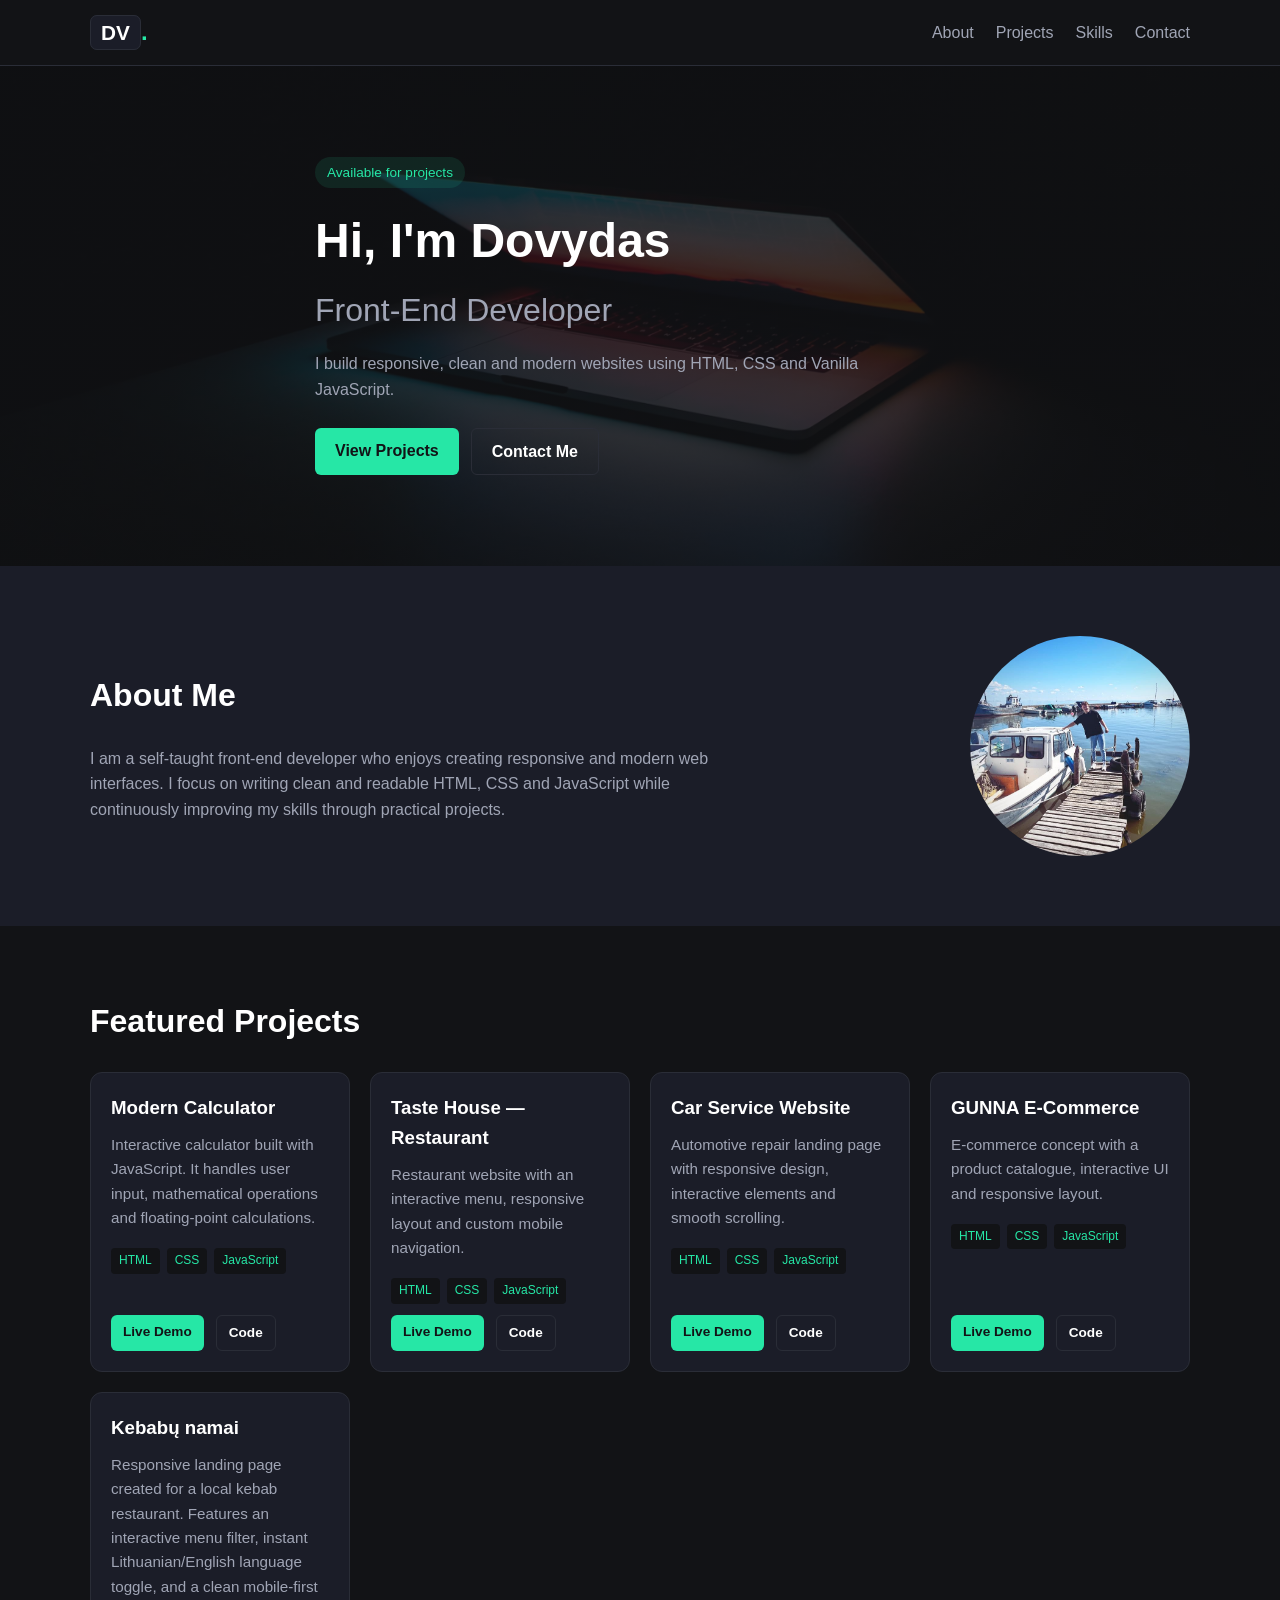
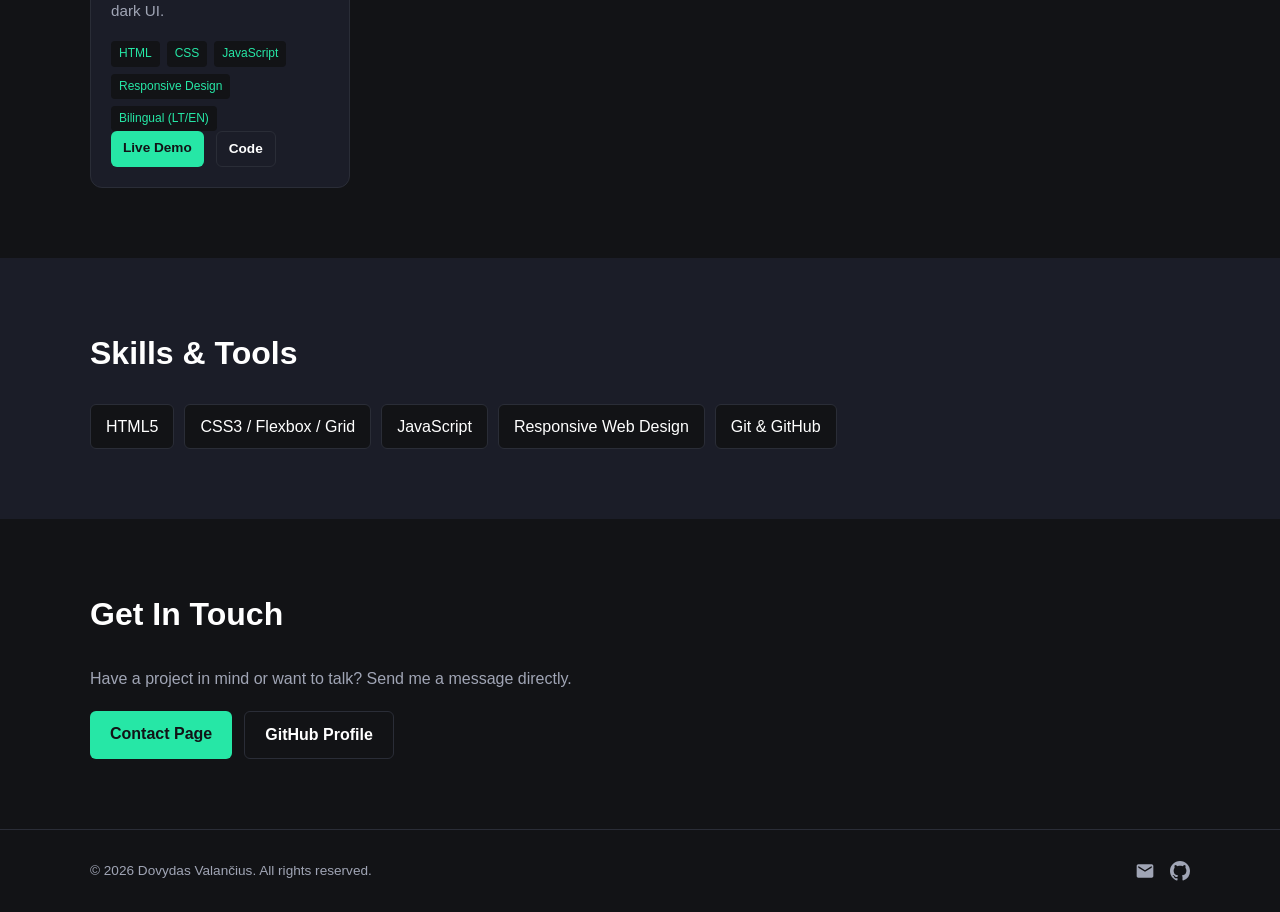
<file: index.html>
<!DOCTYPE html>
<html lang="en">
<head>
    <meta charset="UTF-8">
    <meta name="viewport" content="width=device-width, initial-scale=1.0">
    <meta name="author" content="Dovydas Valančius">
    <meta name="description" content="Dovydas Valančius - Front-End Developer">
    <title>Dovydas Valančius | Front-End Developer</title>
    <link rel="icon" href="webdove.png" type="image/png">
    <link rel="stylesheet" href="styles.css">
</head>
<body>

<header class="header">
    <div class="container nav-container">
        <a href="index.html" class="logo">
            <span>DV</span><strong>.</strong>
        </a>

        
        <button class="burger-btn" aria-label="Toggle menu">
            <span></span>
            <span></span>
            <span></span>
        </button>

        
        <nav class="nav-menu">
            <a href="#about">About</a>
            <a href="#projects">Projects</a>
            <a href="#skills">Skills</a>
            <a href="contact.html">Contact</a>
        </nav>
    </div>
</header>

<main>
    <section class="hero">
        <div class="container hero-content">
            <span class="status">Available for projects</span>
            <h1>Hi, I'm Dovydas</h1>
            <h2>Front-End Developer</h2>
            <p>
                I build responsive, clean and modern websites using
                HTML, CSS and Vanilla JavaScript.
            </p>
            <div class="buttons">
                <a href="#projects" class="button primary">
                    View Projects
                </a>
                <a href="contact.html" class="button secondary">
                    Contact Me
                </a>
            </div>
        </div>
    </section>

    <section id="about" class="about">
        <div class="container about-content">
            <div>
                <h2>About Me</h2>
                <p>
                    I am a self-taught front-end developer who enjoys
                    creating responsive and modern web interfaces.
                    I focus on writing clean and readable HTML, CSS
                    and JavaScript while continuously improving my skills
                    through practical projects.
                </p>
            </div>
            <img src="profile_pic.jpg" alt="Dovydas Valančius" class="profile-image">
        </div>
    </section>

    <section id="projects">
        <div class="container">
            <h2>Featured Projects</h2>
            <div class="projects">
                <article class="project">
                    <div>
                        <h3>Modern Calculator</h3>
                        <p>
                            Interactive calculator built with JavaScript.
                            It handles user input, mathematical operations
                            and floating-point calculations.
                        </p>
                        <div class="tags">
                            <span>HTML</span>
                            <span>CSS</span>
                            <span>JavaScript</span>
                        </div>
                    </div>
                    <div class="project-buttons">
                        <a href="https://dovydas333.github.io/Calculator/" target="_blank" rel="noopener noreferrer" class="button small primary">
                            Live Demo
                        </a>
                        <a href="https://github.com/Dovydas333/Calculator" target="_blank" rel="noopener noreferrer" class="button small secondary">
                            Code
                        </a>
                    </div>
                </article>

                <article class="project">
                    <div>
                        <h3>Taste House — Restaurant</h3>
                        <p>
                            Restaurant website with an interactive menu,
                            responsive layout and custom mobile navigation.
                        </p>
                        <div class="tags">
                            <span>HTML</span>
                            <span>CSS</span>
                            <span>JavaScript</span>
                        </div>
                    </div>
                    <div class="project-buttons">
                        <a href="https://dovydas333.github.io/Restaurant-Page/" target="_blank" rel="noopener noreferrer" class="button small primary">
                            Live Demo
                        </a>
                        <a href="https://github.com/Dovydas333/Restaurant-Page" target="_blank" rel="noopener noreferrer" class="button small secondary">
                            Code
                        </a>
                    </div>
                </article>

                <article class="project">
                    <div>
                        <h3>Car Service Website</h3>
                        <p>
                            Automotive repair landing page with responsive
                            design, interactive elements and smooth scrolling.
                        </p>
                        <div class="tags">
                            <span>HTML</span>
                            <span>CSS</span>
                            <span>JavaScript</span>
                        </div>
                    </div>
                    <div class="project-buttons">
                       <a href="https://dovydas333.github.io/carfix---carservice/" target="_blank" rel="noopener noreferrer" class="button small primary">
                       Live Demo
                      </a>
                      <a href="https://github.com/Dovydas333/carfix---carservice" target="_blank" rel="noopener noreferrer" class="button small secondary">
                       Code
                      </a>
                    </div>
                </article>

                <article class="project">
                    <div>
                        <h3>GUNNA E-Commerce</h3>
                        <p>
                            E-commerce concept with a product catalogue,
                            interactive UI and responsive layout.
                        </p>
                        <div class="tags">
                            <span>HTML</span>
                            <span>CSS</span>
                            <span>JavaScript</span>
                        </div>
                    </div>
                    <div class="project-buttons">
                        <a href="https://dovydas333.github.io/gunna-ecommerce/" target="_blank" rel="noopener noreferrer" class="button small primary">
                            Live Demo
                        </a>
                        <a href="https://dovydas333.github.io/gunna-ecommerce/" target="_blank" rel="noopener noreferrer" class="button small secondary">
                            Code
                        </a>
                    </div>
                </article>
                
                <article class="project">
                <div>
                    <h3>Kebabų namai</h3>
                    <p>
                        Responsive landing page created for a local kebab restaurant. Features an interactive menu filter,
                        instant Lithuanian/English language toggle, and a clean mobile-first dark UI.
                    </p>
                    <div class="tags">
                        <span>HTML</span>
                        <span>CSS</span>
                        <span>JavaScript</span>
                        <span>Responsive Design</span>
                        <span>Bilingual (LT/EN)</span>
                    </div>
                </div>
                <div class="project-buttons">
                    <a href="https://dovydas333.github.io/kebabu-namai-website/" target="_blank" rel="noopener noreferrer" class="button small primary">
                        Live Demo
                    </a>
                    <a href="https://github.com/Dovydas333/kebabu-namai-website" target="_blank" rel="noopener noreferrer" class="button small secondary">
                        Code
                    </a>
                </div>
            </article>
                
            </div>
        </div>
    </section>

    <section id="skills" class="skills">
        <div class="container">
            <h2>Skills & Tools</h2>
            <ul>
                <li>HTML5</li>
                <li>CSS3 / Flexbox / Grid</li>
                <li>JavaScript</li>
                <li>Responsive Web Design</li>
                <li>Git & GitHub</li>
            </ul>
        </div>
    </section>

    <section class="contact">
        <div class="container">
            <h2>Get In Touch</h2>
            <p>
                Have a project in mind or want to talk?
                Send me a message directly.
            </p>
            <div class="buttons">
                <a href="contact.html" class="button primary">
                    Contact Page
                </a>
                <a href="https://github.com/Dovydas333" target="_blank" rel="noopener noreferrer" class="button secondary">
                    GitHub Profile
                </a>
            </div>
        </div>
    </section>
</main>

<footer>
    <div class="container footer-content">
        <p>&copy; 2026 Dovydas Valančius. All rights reserved.</p>
        <div class="socials">
            <a href="mailto:valandovydas@gmail.com" aria-label="Email">
                <svg viewBox="0 0 24 24">
                    <path d="M20 4H4c-1.1 0-2 .9-2 2v12c0 1.1.9 2 2 2h16c1.1 0 2-.9 2-2V6c0-1.1-.9-2-2-2zm0 4-8 5-8-5V6l8 5 8-5v2z"/>
                </svg>
            </a>
            <a href="https://github.com/Dovydas333" target="_blank" rel="noopener noreferrer" aria-label="GitHub">
                <svg viewBox="0 0 24 24">
                    <path d="M12 0C5.37 0 0 5.37 0 12c0 5.31 3.435 9.795 8.205 11.385.6.105.825-.255.825-.57 0-.285-.015-1.23-.015-2.235-3.015.555-3.795-.735-4.035-1.41-.135-.345-.72-1.41-1.23-1.695-.42-.225-1.02-.78-.015-.795.945-.015 1.62.87 1.845 1.23 1.08 1.815 2.805 1.305 3.495.99.105-.78.42-1.305.765-1.605-2.67-.3-5.46-1.335-5.46-5.925 0-1.305.465-2.385 1.23-3.225-.12-.3-.54-1.53.12-3.18 0 0 1.005-.315 3.3 1.23.96-.27 1.98-.405 3-.405s2.04.135 3 .405c2.295-1.56 3.3-1.23 3.3-1.23.66 1.65.24 2.88.12 3.18.765.84 1.23 1.905 1.23 3.225 0 4.605-2.805 5.625-5.475 5.925.435.375.81 1.095.81 2.22 0 1.605-.015 2.895-.015 3.3 0 .315.225.69.825.57A12.02 12.02 0 0024 12c0-6.63-5.37-12-12-12z"/>
                </svg>
            </a>
        </div>
    </div>
</footer>

<script src="script.js"></script>
</body>
</html>
</file>
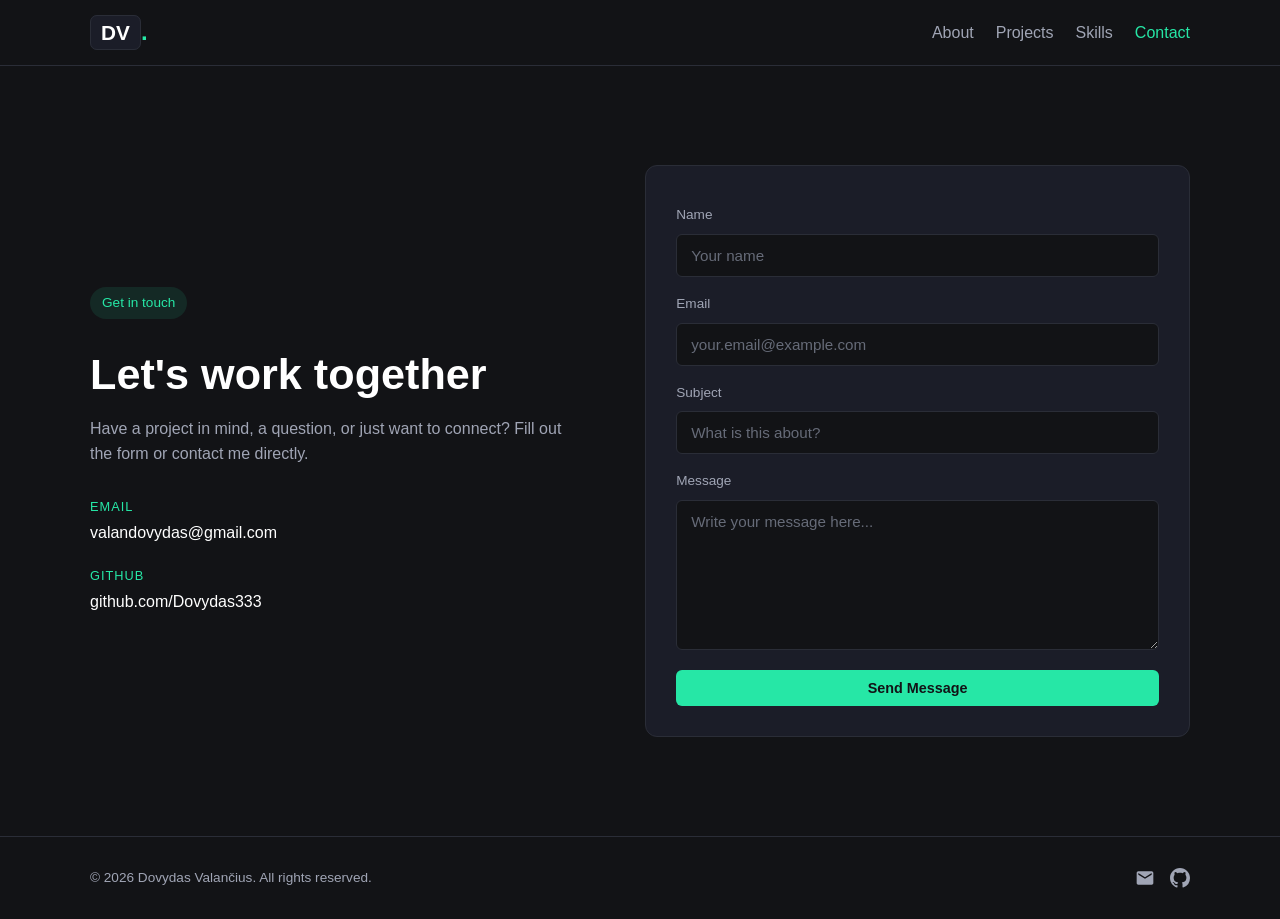
<file: contact.html>
<!DOCTYPE html>
<html lang="en">
<head>
    <meta charset="UTF-8">
    <meta name="viewport" content="width=device-width, initial-scale=1.0">
    <meta name="author" content="Dovydas Valančius">
    <meta name="description" content="Contact Dovydas Valančius - Front-End Developer">
    <title>Contact | Dovydas Valančius</title>
    <link rel="icon" href="webdove.png" type="image/png">
    <link rel="stylesheet" href="styles.css">
</head>
<body>

<header class="header">
    <div class="container nav-container">
        <a href="index.html" class="logo">
            <span>DV</span><strong>.</strong>
        </a>

        <!-- Pridėtas Burger Mygtukas -->
        <button class="burger-btn" aria-label="Toggle menu">
            <span></span>
            <span></span>
            <span></span>
        </button>

        <!-- Pridėta klasė nav-menu -->
        <nav class="nav-menu">
            <a href="index.html#about">About</a>
            <a href="index.html#projects">Projects</a>
            <a href="index.html#skills">Skills</a>
            <a href="contact.html" class="active">Contact</a>
        </nav>
    </div>
</header>

<main>
    <section class="contact-page">
        <div class="container contact-content">
            <div class="contact-info">
                <span class="status">Get in touch</span>
                <h1>Let's work together</h1>
                <p>
                    Have a project in mind, a question, or just want to
                    connect? Fill out the form or contact me directly.
                </p>
                <div class="contact-details">
                    <div>
                        <span>Email</span>
                        <a href="mailto:valandovydas@gmail.com">
                            valandovydas@gmail.com
                        </a>
                    </div>
                    <div>
                        <span>GitHub</span>
                        <a href="https://github.com/Dovydas333" target="_blank" rel="noopener noreferrer">
                            github.com/Dovydas333
                        </a>
                    </div>
                </div>
            </div>

            <form action="https://formspree.io/f/YOUR_FORMSPREE_ID" method="POST" class="contact-form">
                <label for="name">Name</label>
                <input type="text" id="name" name="name" placeholder="Your name" required>

                <label for="email">Email</label>
                <input type="email" id="email" name="email" placeholder="your.email@example.com" required>

                <label for="subject">Subject</label>
                <input type="text" id="subject" name="subject" placeholder="What is this about?" required>

                <label for="message">Message</label>
                <textarea id="message" name="message" rows="7" placeholder="Write your message here..." required></textarea>

                <button type="submit" class="button primary">
                    Send Message
                </button>
            </form>
        </div>
    </section>
</main>

<footer>
    <div class="container footer-content">
        <p>&copy; 2026 Dovydas Valančius. All rights reserved.</p>
        <div class="socials">
            <a href="mailto:valandovydas@gmail.com" aria-label="Email">
                <svg viewBox="0 0 24 24">
                    <path d="M20 4H4c-1.1 0-2 .9-2 2v12c0 1.1.9 2 2 2h16c1.1 0 2-.9 2-2V6c0-1.1-.9-2-2-2zm0 4-8 5-8-5V6l8 5 8-5v2z"/>
                </svg>
            </a>
            <a href="https://github.com/Dovydas333" target="_blank" rel="noopener noreferrer" aria-label="GitHub">
                <svg viewBox="0 0 24 24">
                    <path d="M12 0C5.37 0 0 5.37 0 12c0 5.31 3.435 9.795 8.205 11.385.6.105.825-.255.825-.57 0-.285-.015-1.23-.015-2.235-3.015.555-3.795-.735-4.035-1.41-.135-.345-.72-1.41-1.23-1.695-.42-.225-1.02-.78-.015-.795.945-.015 1.62.87 1.845 1.23 1.08 1.815 2.805 1.305 3.495.99.105-.78.42-1.305.765-1.605-2.67-.3-5.46-1.335-5.46-5.925 0-1.305.465-2.385 1.23-3.225-.12-.3-.54-1.53.12-3.18 0 0 1.005-.315 3.3 1.23.96-.27 1.98-.405 3-.405s2.04.135 3 .405c2.295-1.56 3.3-1.23 3.3-1.23.66 1.65.24 2.88.12 3.18.765.84 1.23 1.905 1.23 3.225 0 4.605-2.805 5.625-5.475 5.925.435.375.81 1.095.81 2.22 0 1.605-.015 2.895-.015 3.3 0 .315.225.69.825.57A12.02 12.02 0 0024 12c0-6.63-5.37-12-12-12z"/>
                </svg>
            </a>
        </div>
    </div>
</footer>

<script src="script.js"></script>
</body>
</html>
</file>
<file: styles.css>
* {
    margin: 0;
    padding: 0;
    box-sizing: border-box;
}

html {
    scroll-behavior: smooth;
}

body {
    font-family: Arial, sans-serif;
    background: #121316;
    color: #fff;
    line-height: 1.6;
}

body.no-scroll {
    overflow: hidden;
}

a {
    color: inherit;
}

.container {
    width: min(1100px, 90%);
    margin: auto;
}

section {
    padding: 70px 0;
}

h2 {
    font-size: 2rem;
    margin-bottom: 25px;
}

.header {
    position: sticky;
    top: 0;
    z-index: 100;
    background: #121316;
    border-bottom: 1px solid #2a2d37;
}

.nav-container {
    height: 65px;
    display: flex;
    justify-content: space-between;
    align-items: center;
}

.logo {
    text-decoration: none;
    font-size: 1.3rem;
    font-weight: bold;
    z-index: 1001;
}

.logo span {
    padding: 5px 10px;
    background: #1b1d28;
    border: 1px solid #2a2d37;
    border-radius: 7px;
}

.logo strong {
    color: #26e7a6;
    font-size: 1.5rem;
}

/* Navigacija kompiuterio ekrane */
.nav-menu {
    display: flex;
    gap: 22px;
}

.nav-menu a {
    color: #a0a5b5;
    text-decoration: none;
    transition: .2s;
}

.nav-menu a:hover,
.nav-menu a.active {
    color: #26e7a6;
}

/* Burger mygtukas (desktop paslėptas) */
.burger-btn {
    display: none;
    flex-direction: column;
    justify-content: space-between;
    width: 28px;
    height: 20px;
    background: transparent;
    border: none;
    cursor: pointer;
    z-index: 1001;
    padding: 0;
}

.burger-btn span {
    width: 100%;
    height: 3px;
    background-color: #fff;
    border-radius: 2px;
    transition: transform 0.3s ease, opacity 0.3s ease;
}

/* Burger animacija į X formą */
.burger-btn.active span:nth-child(1) {
    transform: translateY(8.5px) rotate(45deg);
}

.burger-btn.active span:nth-child(2) {
    opacity: 0;
}

.burger-btn.active span:nth-child(3) {
    transform: translateY(-8.5px) rotate(-45deg);
}

/* Hero Section (Index) */
.hero {
    min-height: 500px;
    display: flex;
    align-items: center;
    background:
        linear-gradient(
            rgba(18, 19, 22, .82),
            rgba(18, 19, 22, .82)
        ),
        url("hero.jpg") center / cover no-repeat;
}

.hero-content {
    max-width: 650px;
}

.status {
    display: inline-block;
    margin-bottom: 15px;
    padding: 5px 12px;
    border-radius: 20px;
    background: rgba(38, 231, 166, .1);
    color: #26e7a6;
    font-size: .85rem;
}

.hero h1 {
    font-size: 3rem;
    margin-bottom: 5px;
}

.hero h2 {
    color: #a0a5b5;
    font-weight: normal;
    margin-bottom: 15px;
}

.hero p {
    max-width: 600px;
    color: #a0a5b5;
    margin-bottom: 25px;
}

/* Buttons */
.buttons,
.project-buttons {
    display: flex;
    gap: 12px;
}

.button {
    display: inline-block;
    padding: 10px 20px;
    border-radius: 6px;
    text-decoration: none;
    font-weight: bold;
    transition: .2s;
}

.primary {
    background: #26e7a6;
    color: #121316;
}

.primary:hover {
    background: #1fd195;
}

.secondary {
    background: transparent;
    border: 1px solid #2a2d37;
    color: #fff;
}

.secondary:hover {
    background: #262932;
}

.small {
    padding: 6px 12px;
    font-size: .85rem;
}

/* About Section */
.about {
    background: #1b1d28;
}

.about-content {
    display: flex;
    align-items: center;
    justify-content: space-between;
    gap: 50px;
}

.about-content > div {
    max-width: 650px;
}

.about-content p {
    color: #a0a5b5;
}

.profile-image {
    width: 220px;
    height: 220px;
    border-radius: 50%;
    object-fit: cover;
}

/* Projects Section */
.projects {
    display: grid;
    grid-template-columns: repeat(
        auto-fit,
        minmax(260px, 1fr)
    );
    gap: 20px;
}

.project {
    min-height: 300px;
    padding: 20px;
    display: flex;
    flex-direction: column;
    justify-content: space-between;
    background: #1b1d28;
    border: 1px solid #2a2d37;
    border-radius: 12px;
    transition: .2s;
}

.project:hover {
    transform: translateY(-3px);
    border-color: #26e7a6;
}

.project h3 {
    margin-bottom: 10px;
}

.project p {
    color: #a0a5b5;
    font-size: .95rem;
}

.tags {
    display: flex;
    flex-wrap: wrap;
    gap: 7px;
    margin-top: 18px;
}

.tags span {
    padding: 3px 8px;
    border-radius: 4px;
    background: #121316;
    color: #26e7a6;
    font-size: .75rem;
}

/* Skills Section */
.skills {
    background: #1b1d28;
}

.skills ul {
    display: flex;
    flex-wrap: wrap;
    gap: 10px;
    list-style: none;
}

.skills li {
    padding: 9px 15px;
    background: #121316;
    border: 1px solid #2a2d37;
    border-radius: 6px;
}

/* Contact Section (Index) */
.contact {
    background: #121316;
}

.contact p {
    color: #a0a5b5;
    margin-bottom: 20px;
}

/* Contact Page Specific (contact.html) */
.contact-page {
    min-height: calc(100vh - 130px);
    display: flex;
    align-items: center;
}

.contact-content {
    display: grid;
    grid-template-columns: 1fr 1.1fr;
    gap: 60px;
    align-items: center;
}

.contact-info {
    max-width: 500px;
}

.contact-info h1 {
    font-size: 2.7rem;
    line-height: 1.2;
    margin: 15px 0;
}

.contact-info > p {
    color: #a0a5b5;
    margin-bottom: 30px;
}

.contact-details {
    display: flex;
    flex-direction: column;
    gap: 20px;
}

.contact-details div {
    display: flex;
    flex-direction: column;
}

.contact-details span {
    color: #26e7a6;
    font-size: .8rem;
    text-transform: uppercase;
    letter-spacing: 1px;
    margin-bottom: 3px;
}

.contact-details a {
    color: #fff;
    text-decoration: none;
    transition: .2s;
}

.contact-details a:hover {
    color: #26e7a6;
}

.contact-form {
    display: flex;
    flex-direction: column;
    gap: 8px;
    padding: 30px;
    background: #1b1d28;
    border: 1px solid #2a2d37;
    border-radius: 12px;
}

.contact-form label {
    color: #a0a5b5;
    font-size: .85rem;
    margin-top: 8px;
}

.contact-form input,
.contact-form textarea {
    width: 100%;
    padding: 12px 14px;
    border: 1px solid #2a2d37;
    border-radius: 6px;
    outline: none;
    background: #121316;
    color: #fff;
    font-family: inherit;
    font-size: .95rem;
    transition: .2s;
}

.contact-form input:focus,
.contact-form textarea:focus {
    border-color: #26e7a6;
}

.contact-form input::placeholder,
.contact-form textarea::placeholder {
    color: #666b78;
}

.contact-form textarea {
    min-height: 150px;
    resize: vertical;
}

.contact-form .button {
    margin-top: 12px;
    border: 0;
    cursor: pointer;
    font-family: inherit;
    font-size: .9rem;
}

/* Footer */
footer {
    padding: 30px 0;
    border-top: 1px solid #2a2d37;
    background: #121316;
}

.footer-content {
    display: flex;
    justify-content: space-between;
    align-items: center;
    gap: 20px;
}

footer p {
    color: #a0a5b5;
    font-size: .85rem;
}

.socials {
    display: flex;
    gap: 15px;
}

.socials a {
    display: flex;
    align-items: center;
    justify-content: center;
    color: #a0a5b5;
    transition: .2s;
}

.socials a:hover {
    color: #26e7a6;
}

.socials svg {
    width: 20px;
    height: 20px;
    fill: currentColor;
}

/* Mobile Media Query */
@media (max-width: 768px) {
    .burger-btn {
        display: flex;
    }

    .nav-menu {
        position: fixed;
        top: 0;
        right: -100%;
        width: 100%;
        height: 100vh;
        background: #121316;
        flex-direction: column;
        justify-content: center;
        align-items: center;
        gap: 30px;
        font-size: 1.3rem;
        transition: right 0.3s ease-in-out;
        z-index: 1000;
    }

    .nav-menu.active {
        right: 0;
    }

    section {
        padding: 55px 0;
    }

    .hero {
        min-height: 450px;
    }

    .hero h1 {
        font-size: 2.2rem;
    }

    .hero-content {
        max-width: 100%;
    }

    .buttons {
        flex-direction: column;
    }

    .button {
        text-align: center;
    }

    .about-content {
        flex-direction: column-reverse;
        text-align: center;
    }

    .profile-image {
        width: 180px;
        height: 180px;
    }

    .project-buttons {
        flex-wrap: wrap;
        margin-top: 20px;
    }

    .contact-page {
        min-height: auto;
    }

    .contact-content {
        grid-template-columns: 1fr;
        gap: 40px;
    }

    .contact-info {
        max-width: 100%;
    }

    .contact-info h1 {
        font-size: 2.2rem;
    }

    .contact-form {
        padding: 22px;
    }

    .footer-content {
        flex-direction: column;
        text-align: center;
    }
}
</file>
